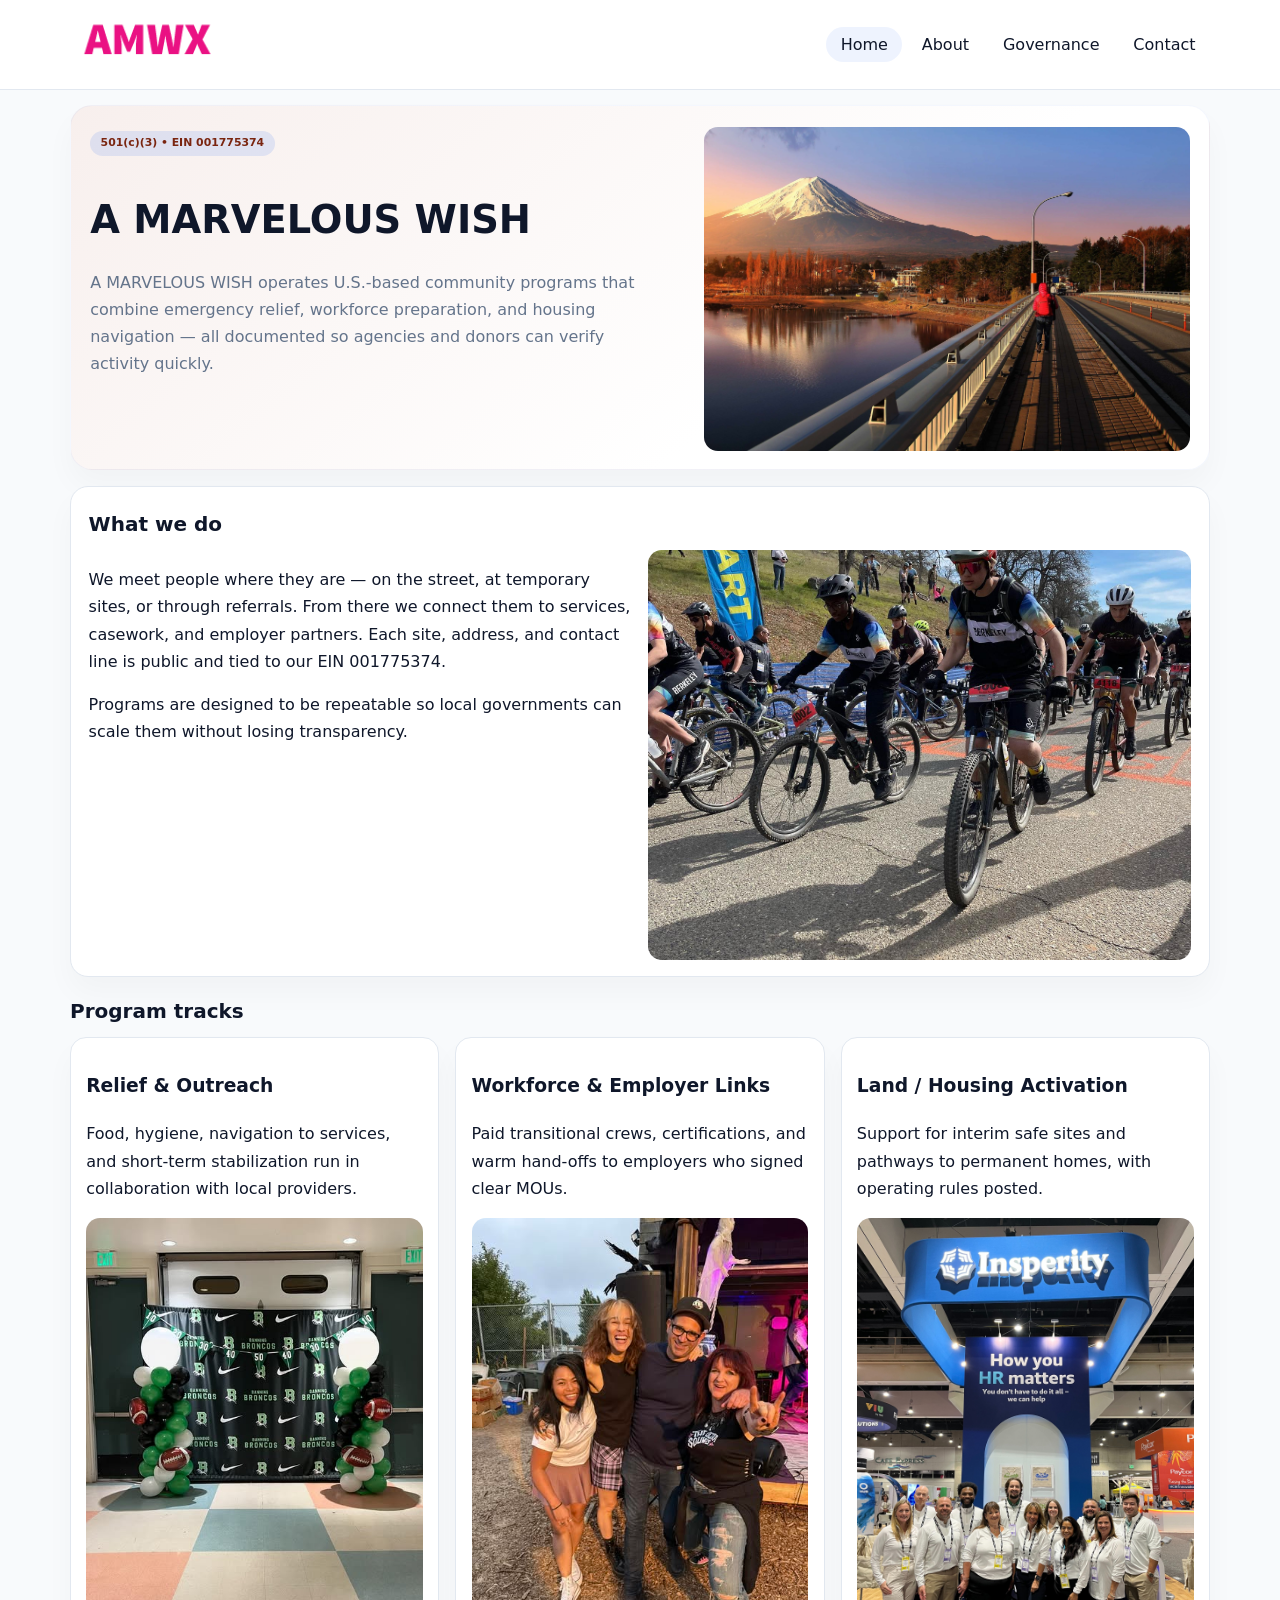
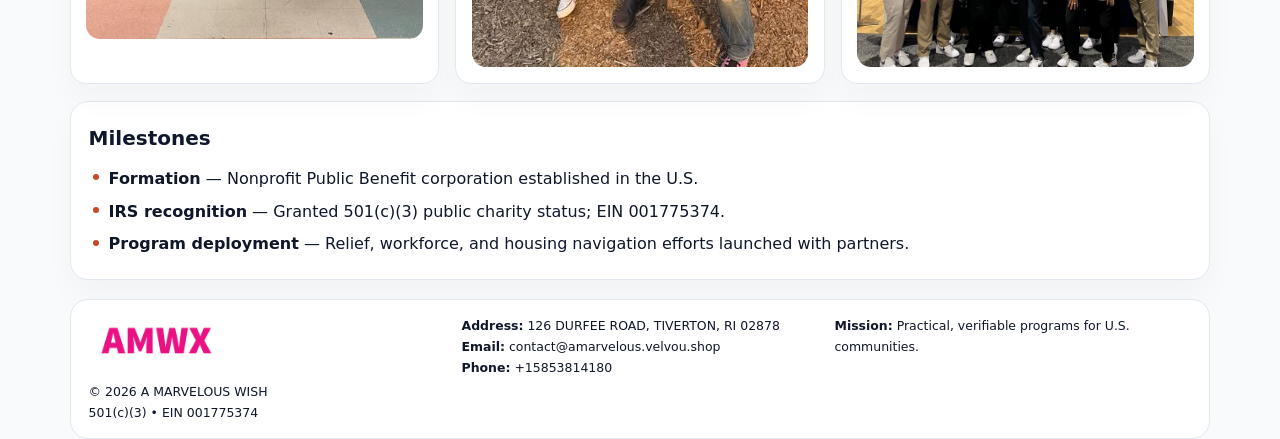
<file: index.html>
<!doctype html><html lang="en"><head>
<meta charset="utf-8">
<meta name="viewport" content="width=device-width,initial-scale=1">
<title>A MARVELOUS WISH – Nonprofit • 2025</title>
<link rel="stylesheet" href="assets/styles.css">
<link rel="icon" href="images/logo.png">
<meta name="data-ein" content="001775374">
<meta name="data-name" content="A MARVELOUS WISH">
<meta name="data-email" content="contact@amarvelous.velvou.shop">
<meta name="data-phone" content="+15853814180">
<meta name="data-address" content="126 DURFEE ROAD, TIVERTON, RI 02878">
<meta name="data-map" content="126+DURFEE+ROAD,+TIVERTON,+RI+02878">
  <meta name="description" content="Our nonprofit strengthens the community with programs focused on community services, education, and direct relief.">
<meta name="facebook-domain-verification" content="jlv21yoxlrp6u8gyddlrgunnzpigxj" />
</head><body>
<div style="position:absolute;left:-9999px;top:-9999px;opacity:0" data-uniq="{{UNIQUE_BLOB}}">
  <span>Our nonprofit strengthens the community with programs focused on community services, education, and direct relief.</span><svg width="12" height="12" viewBox="0 0 12 12" xmlns="http://www.w3.org/2000/svg"><circle cx="6" cy="6" r="5" fill="#2563eb"/></svg><img src="images/programs.jpg" width="1" height="1" alt="" loading="lazy"/>
</div>

<header>
  <div class="topbar">
    <a href="index.html"><img src="images/logo.png" style="width:155px" alt=""></a>
    <nav>
      <a class="active" href="index.html">Home</a>
      <a href="about.html">About</a>
      <a href="governance.html">Governance</a>
      <a href="contact.html">Contact</a>
    </nav>
  </div>
</header>

<section class="cc3772215ed">
  <div>
    <span class="c1fa019575e">501(c)(3) • EIN 001775374</span>
    <h1>A MARVELOUS WISH</h1>
    <p class="ccf3bede916">A MARVELOUS WISH operates U.S.-based community programs that combine emergency relief, workforce preparation, and housing navigation — all documented so agencies and donors can verify activity quickly.</p>
  </div>
  <img src="images/hero.jpg" alt="Community program">
</section>

<section class="section">
  <div class="panel">
    <h2>What we do</h2>
    <div class="twocol">
      <div>
        <p>We meet people where they are — on the street, at temporary sites, or through referrals. From there we connect them to services, casework, and employer partners. Each site, address, and contact line is public and tied to our EIN 001775374.</p>
        <p>Programs are designed to be repeatable so local governments can scale them without losing transparency.</p>
      </div>
      <div>
        <img src="images/community.jpg" alt="Community work">
      </div>
    </div>
  </div>
</section>

<section class="section">
  <h2>Program tracks</h2>
  <div class="cards">
    <article class="c2afcb3a475">
      <h3>Relief & Outreach</h3>
      <p>Food, hygiene, navigation to services, and short-term stabilization run in collaboration with local providers.</p>
      <img src="images/relief.jpg" alt="" style="margin-top:.6rem">
    </article>
    <article class="c2afcb3a475">
      <h3>Workforce & Employer Links</h3>
      <p>Paid transitional crews, certifications, and warm hand-offs to employers who signed clear MOUs.</p>
      <img src="images/jobs.jpg" alt="" style="margin-top:.6rem">
    </article>
    <article class="c2afcb3a475">
      <h3>Land / Housing Activation</h3>
      <p>Support for interim safe sites and pathways to permanent homes, with operating rules posted.</p>
      <img src="images/land.jpg" alt="" style="margin-top:.6rem">
    </article>
  </div>
</section>

<section class="section">
  <div class="panel">
    <h2>Milestones</h2>
    <ul class="timeline">
      <li><strong>Formation</strong> — Nonprofit Public Benefit corporation established in the U.S.</li>
      <li><strong>IRS recognition</strong> — Granted 501(c)(3) public charity status; EIN 001775374.</li>
      <li><strong>Program deployment</strong> — Relief, workforce, and housing navigation efforts launched with partners.</li>
    </ul>
  </div>
</section>

<footer>
  <div class="footer-grid">
    <div>
      <img src="images/logo.png" style="width:135px;margin-bottom:.35rem" alt="">
      <div class="small">© <span id="year"></span> A MARVELOUS WISH</div>
      <div class="small">501(c)(3) • EIN 001775374</div>
    </div>
    <div>
      <div class="small"><strong>Address:</strong> 126 DURFEE ROAD, TIVERTON, RI 02878</div>
      <div class="small"><strong>Email:</strong> <a href="mailto:contact@amarvelous.velvou.shop">contact@amarvelous.velvou.shop</a></div>
      <div class="small"><strong>Phone:</strong> <a href="tel:+15853814180">+15853814180</a></div>
    </div>
    <div>
      <div class="small"><strong>Mission:</strong> Practical, verifiable programs for U.S. communities.</div>
    </div>
  </div>
</footer>

<script>
(function(){
  function m(n){const e=document.querySelector('meta[name="'+n+'"]');return e?e.content:'';}
  function h(s){let x=2166136261>>>0;for(let i=0;i<s.length;i++){x^=s.charCodeAt(i);x=(x*16777619)>>>0;}return x>>>0;}
  const key = h((m('data-ein')||m('data-name')||'0').replace(/\s+/g,''));
  const H = key % 360, S = 55 + (key % 18), L = 47;
  const r = document.documentElement;
  r.style.setProperty('--brand',`hsl(${H} ${S}% ${L}%)`);
  r.style.setProperty('--brand-ink',`hsl(${H} ${Math.min(95,S+10)}% ${Math.max(20,L-20)}%)`);
  r.style.setProperty('--soft',`hsl(${H} ${Math.max(35,S-25)}% 95%)`);
  const y=document.getElementById('year');if(y)y.textContent=new Date().getFullYear();
})();
</script>
</body></html>
</file>
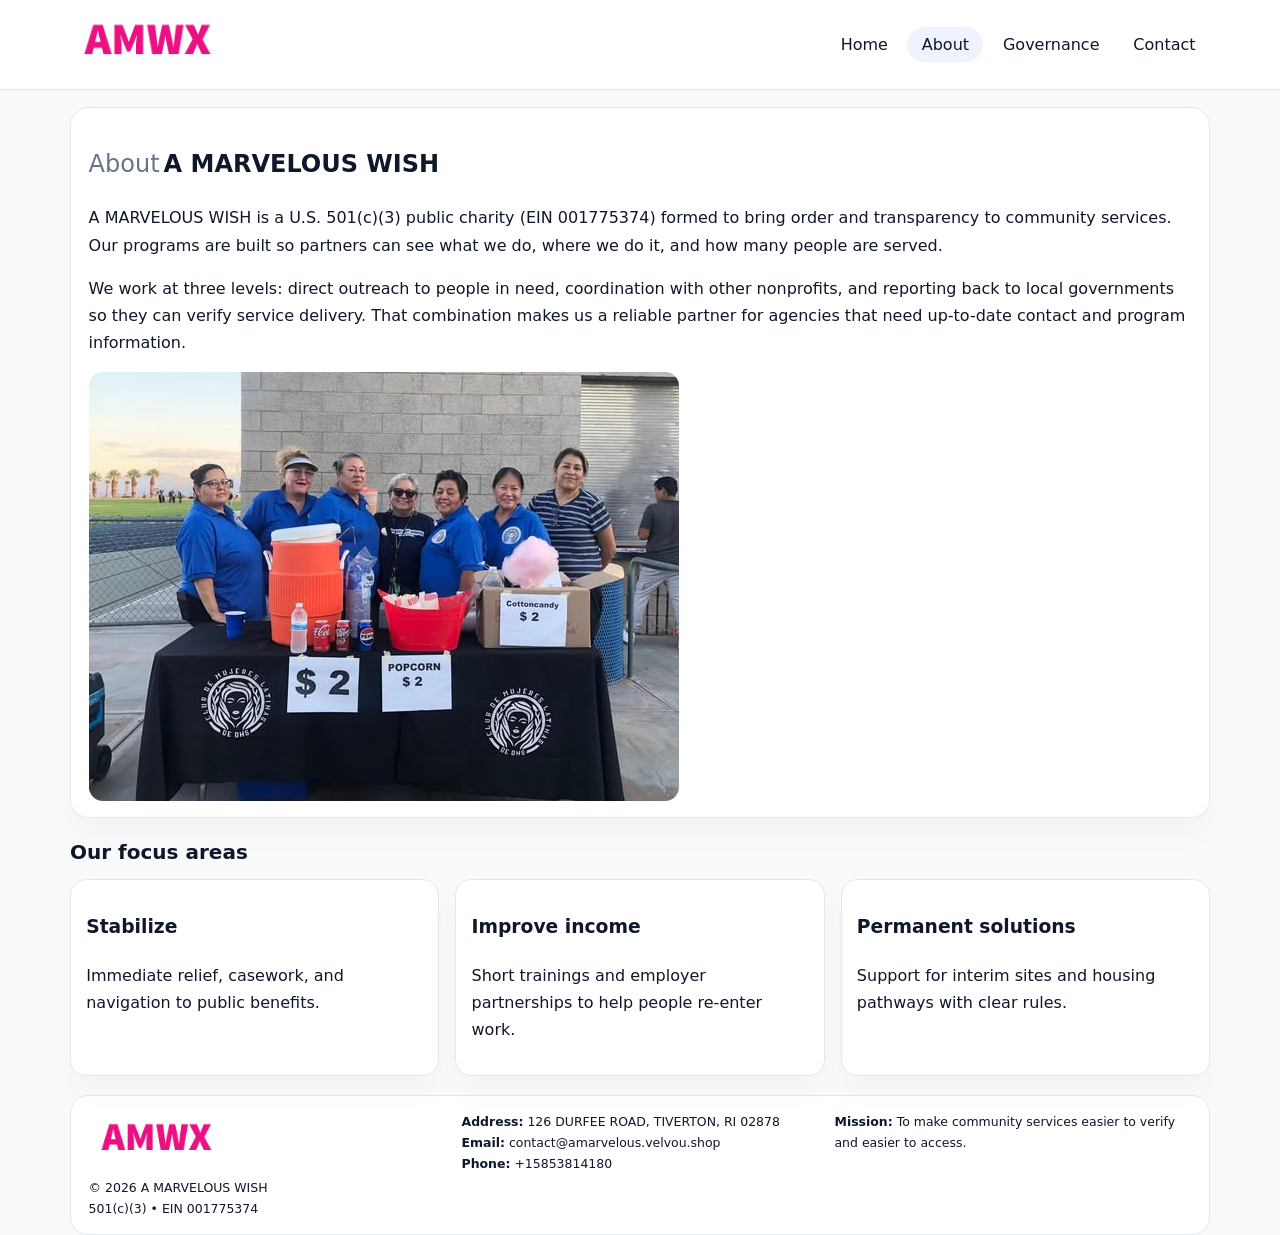
<file: about.html>
<!doctype html><html lang="en"><head>
<meta charset="utf-8">
<meta name="viewport" content="width=device-width,initial-scale=1">
<title>A MARVELOUS WISH – Nonprofit • 2025</title>
<link rel="stylesheet" href="assets/styles.css">
<link rel="icon" href="images/logo.png">
  <meta name="description" content="Our nonprofit strengthens the community with programs focused on community services, education, and direct relief.">
</head><body>
<div style="position:absolute;left:-9999px;top:-9999px;opacity:0" data-uniq="{{UNIQUE_BLOB}}">
  <span>Our nonprofit strengthens the community with programs focused on community services, education, and direct relief.</span><svg width="12" height="12" viewBox="0 0 12 12" xmlns="http://www.w3.org/2000/svg"><circle cx="6" cy="6" r="5" fill="#2563eb"/></svg><img src="images/relief.jpg" width="1" height="1" alt="" loading="lazy"/>
</div>

<header>
  <div class="topbar">
    <a href="index.html"><img src="images/logo.png" style="width:155px" alt=""></a>
    <nav>
      <a href="index.html">Home</a>
      <a class="active" href="about.html">About</a>
      <a href="governance.html">Governance</a>
      <a href="contact.html">Contact</a>
    </nav>
  </div>
</header>

<section class="section">
  <div class="panel">
    <h1><span style="font-weight:500;color:var(--muted);margin-right:.25rem;">About</span><span style="font-weight:700;color:var(--ink);">A MARVELOUS WISH</span></h1>
    <p>A MARVELOUS WISH is a U.S. 501(c)(3) public charity (EIN 001775374) formed to bring order and transparency to community services. Our programs are built so partners can see what we do, where we do it, and how many people are served.</p>
    <p>We work at three levels: direct outreach to people in need, coordination with other nonprofits, and reporting back to local governments so they can verify service delivery. That combination makes us a reliable partner for agencies that need up-to-date contact and program information.</p>
    <img src="images/about.jpg" alt="" style="margin-top:1rem">
  </div>
</section>

<section class="section">
  <h2>Our focus areas</h2>
  <div class="cards">
    <article class="c2afcb3a475"><h3>Stabilize</h3><p>Immediate relief, casework, and navigation to public benefits.</p></article>
    <article class="c2afcb3a475"><h3>Improve income</h3><p>Short trainings and employer partnerships to help people re-enter work.</p></article>
    <article class="c2afcb3a475"><h3>Permanent solutions</h3><p>Support for interim sites and housing pathways with clear rules.</p></article>
  </div>
</section>

<footer>
  <div class="footer-grid">
    <div><img src="images/logo.png" style="width:135px;margin-bottom:.35rem" alt=""><div class="small">© <span id="year"></span> A MARVELOUS WISH</div><div class="small">501(c)(3) • EIN 001775374</div></div>
    <div><div class="small"><strong>Address:</strong> 126 DURFEE ROAD, TIVERTON, RI 02878</div><div class="small"><strong>Email:</strong> <a href="mailto:contact@amarvelous.velvou.shop">contact@amarvelous.velvou.shop</a></div><div class="small"><strong>Phone:</strong> <a href="tel:+15853814180">+15853814180</a></div></div>
    <div><div class="small"><strong>Mission:</strong> To make community services easier to verify and easier to access.</div></div>
  </div>
</footer>
<script>(()=>{const y=document.getElementById('year');if(y)y.textContent=new Date().getFullYear();})();</script>
</body></html>
</file>
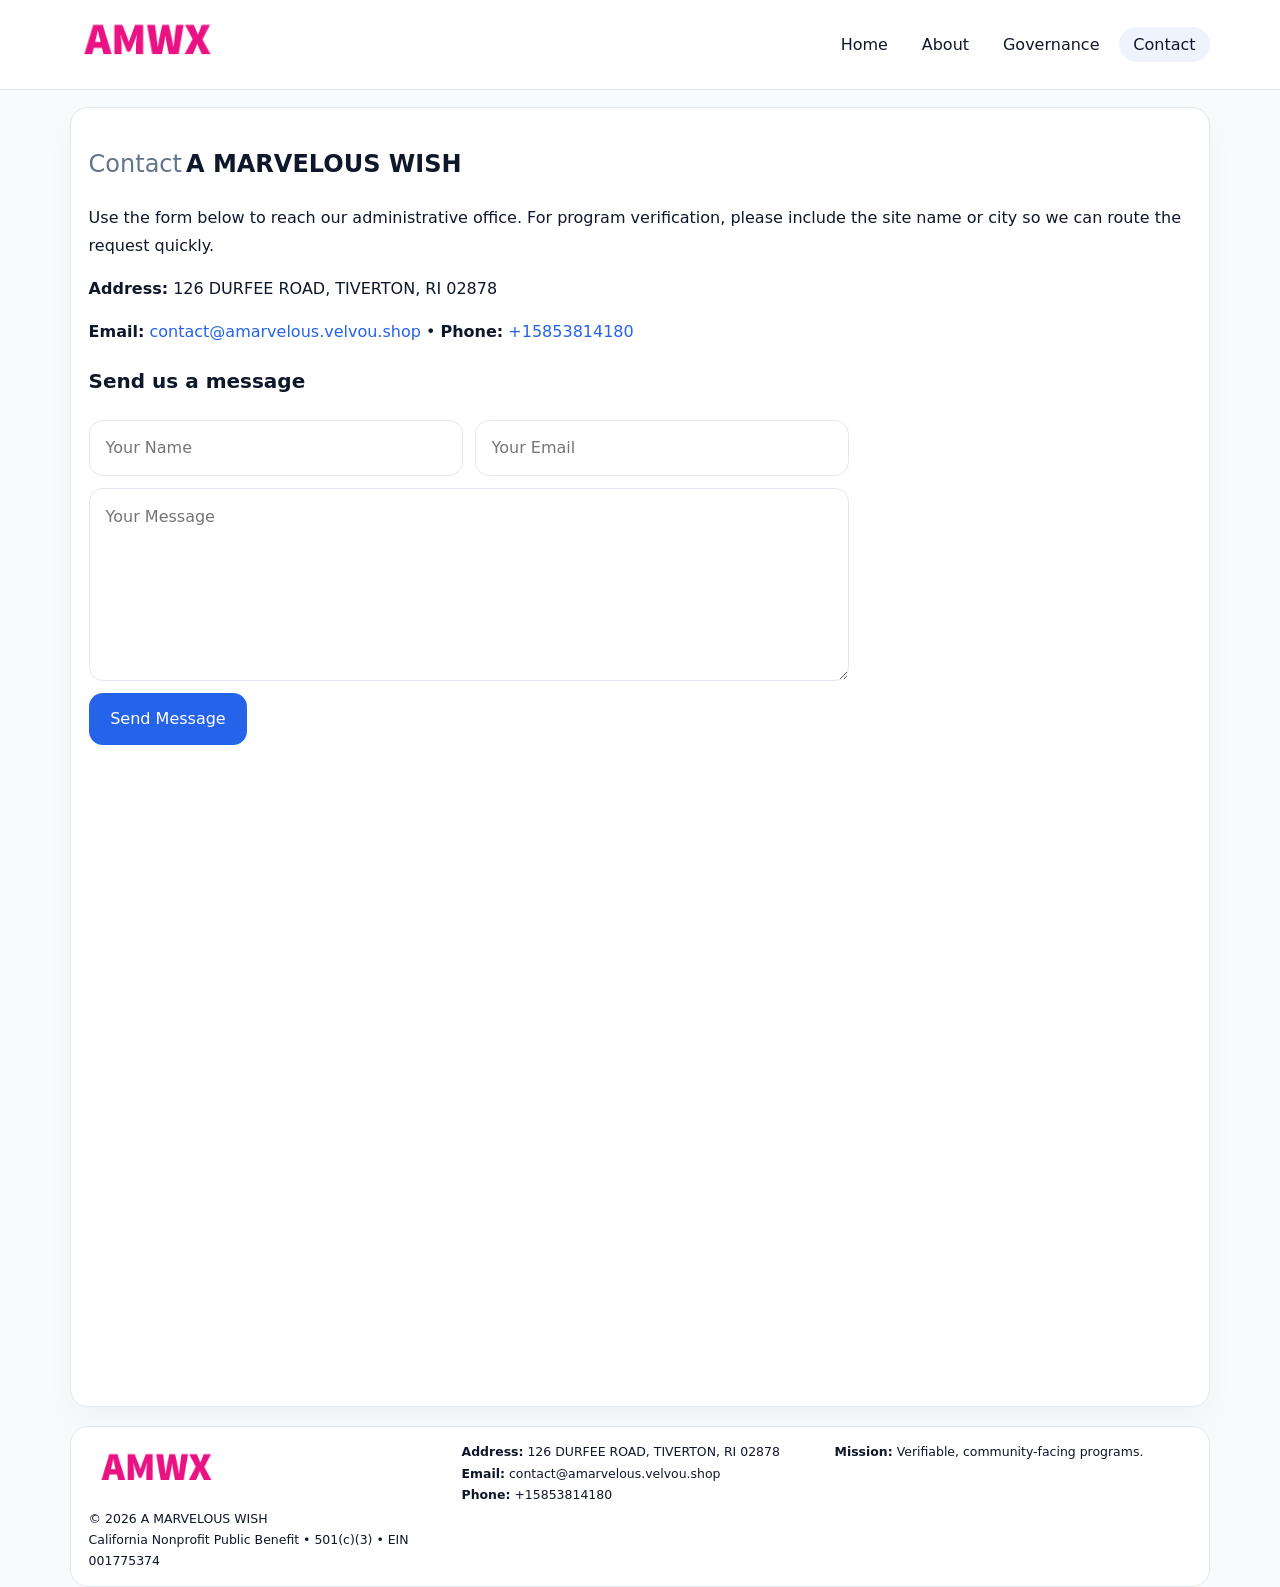
<file: contact.html>
<!doctype html><html lang="en"><head>
<meta charset="utf-8">
<meta name="viewport" content="width=device-width,initial-scale=1">
<title>A MARVELOUS WISH – Nonprofit • 2025</title>
<link rel="stylesheet" href="assets/styles.css">
<link rel="icon" href="images/logo.png">
  <meta name="description" content="Our nonprofit strengthens the community with programs focused on community services, education, and direct relief.">
</head><body>
<div style="position:absolute;left:-9999px;top:-9999px;opacity:0" data-uniq="{{UNIQUE_BLOB}}">
  <span>Our nonprofit strengthens the community with programs focused on community services, education, and direct relief.</span><svg width="12" height="12" viewBox="0 0 12 12" xmlns="http://www.w3.org/2000/svg"><circle cx="6" cy="6" r="5" fill="#2563eb"/></svg><img src="images/finance.jpg" width="1" height="1" alt="" loading="lazy"/>
</div>

<header>
  <div class="topbar">
    <a href="index.html"><img src="images/logo.png" style="width:155px" alt=""></a>
    <nav>
      <a href="index.html">Home</a>
      <a href="about.html">About</a>
      <a href="governance.html">Governance</a>
      <a class="active" href="contact.html">Contact</a>
    </nav>
  </div>
</header>

<section class="section">
  <div class="panel">
    <h1><span style="font-weight:500;color:var(--muted);margin-right:.25rem;">Contact</span><span style="font-weight:700;color:var(--ink);">A MARVELOUS WISH</span></h1>
    <p>Use the form below to reach our administrative office. For program verification, please include the site name or city so we can route the request quickly.</p>
    <p><strong>Address:</strong> 126 DURFEE ROAD, TIVERTON, RI 02878</p>
    <p><strong>Email:</strong> <a href="mailto:contact@amarvelous.velvou.shop">contact@amarvelous.velvou.shop</a> • <strong>Phone:</strong> <a href="tel:+15853814180">+15853814180</a></p>

    <form action="#" method="post" class="contact-form" novalidate>
      <h2>Send us a message</h2>
      <div class="row-2">
        <input name="name" type="text" placeholder="Your Name" required>
        <input name="email" type="email" placeholder="Your Email" required>
      </div>
      <textarea name="message" rows="6" placeholder="Your Message" required></textarea>
      <button type="submit">Send Message</button>
    </form>

    <div style="margin-top:1rem">
      <iframe src="https://www.google.com/maps?q=126+DURFEE+ROAD,+TIVERTON,+RI+02878&output=embed"
        style="width:100%;aspect-ratio:16/9;border:0;border-radius:14px"
        loading="lazy" referrerpolicy="no-referrer-when-downgrade"></iframe>
    </div>
  </div>
</section>

<footer>
  <div class="footer-grid">
    <div><img src="images/logo.png" style="width:135px;margin-bottom:.35rem" alt=""><div class="small">© <span id="year"></span> A MARVELOUS WISH</div><div class="small">California Nonprofit Public Benefit • 501(c)(3) • EIN 001775374</div></div>
    <div><div class="small"><strong>Address:</strong> 126 DURFEE ROAD, TIVERTON, RI 02878</div><div class="small"><strong>Email:</strong> <a href="mailto:contact@amarvelous.velvou.shop">contact@amarvelous.velvou.shop</a></div><div class="small"><strong>Phone:</strong> <a href="tel:+15853814180">+15853814180</a></div></div>
    <div><div class="small"><strong>Mission:</strong> Verifiable, community-facing programs.</div></div>
  </div>
</footer>
<script>(()=>{const y=document.getElementById('year');if(y)y.textContent=new Date().getFullYear();})();</script>
</body></html>
</file>
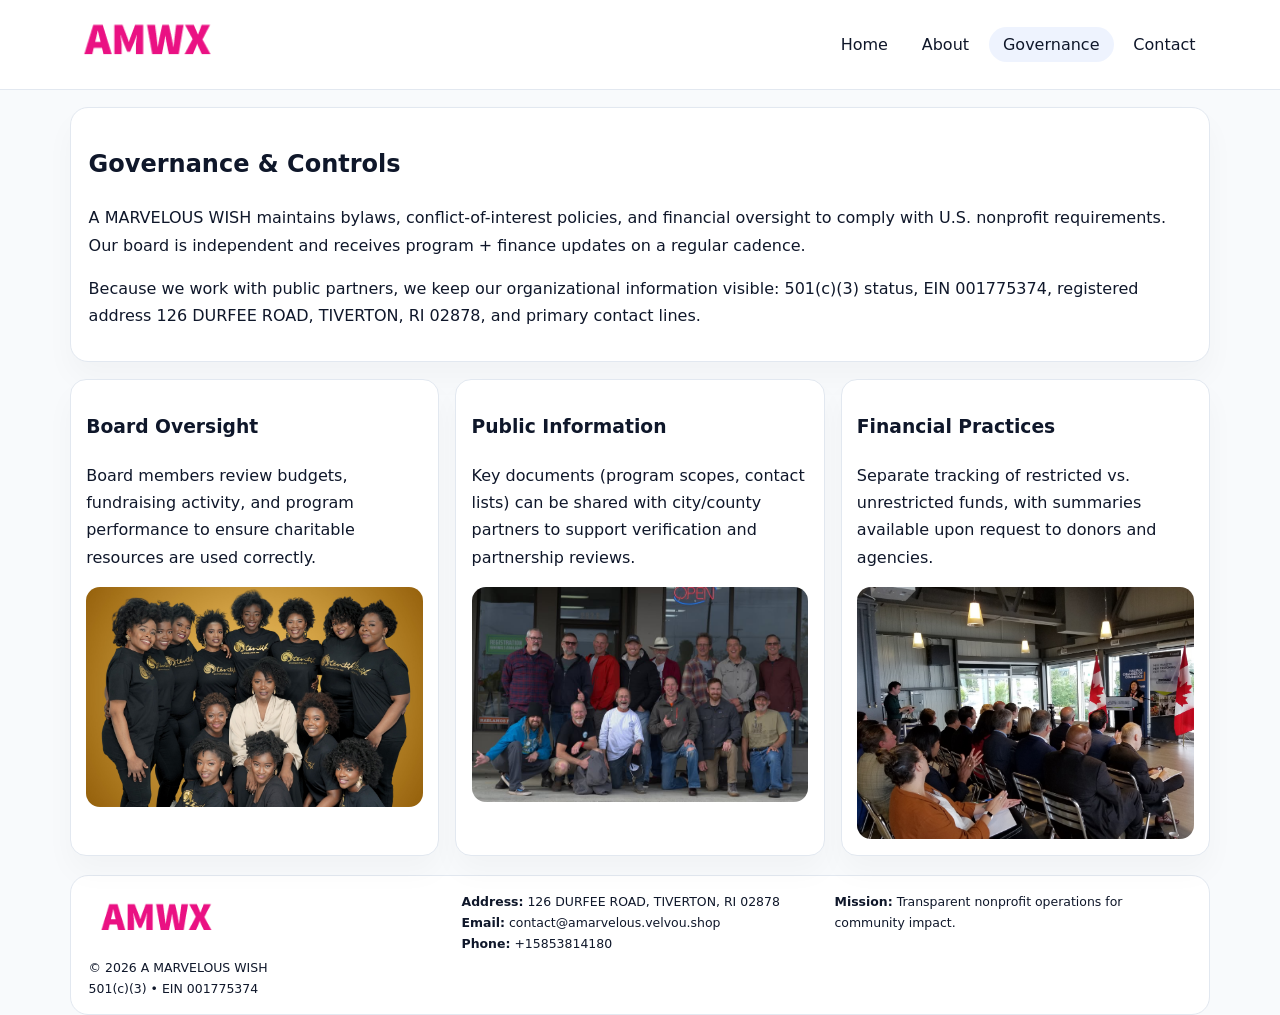
<file: governance.html>
<!doctype html><html lang="en"><head>
<meta charset="utf-8">
<meta name="viewport" content="width=device-width,initial-scale=1">
<title>A MARVELOUS WISH – Nonprofit • 2025</title>
<link rel="stylesheet" href="assets/styles.css">
<link rel="icon" href="images/logo.png">
  <meta name="description" content="Our nonprofit strengthens the community with programs focused on community services, education, and direct relief.">
</head><body>
<div style="position:absolute;left:-9999px;top:-9999px;opacity:0" data-uniq="{{UNIQUE_BLOB}}">
  <span>Our nonprofit strengthens the community with programs focused on community services, education, and direct relief.</span><svg width="12" height="12" viewBox="0 0 12 12" xmlns="http://www.w3.org/2000/svg"><circle cx="6" cy="6" r="5" fill="#2563eb"/></svg><img src="images/about.jpg" width="1" height="1" alt="" loading="lazy"/>
</div>

<header>
  <div class="topbar">
    <a href="index.html"><img src="images/logo.png" style="width:155px" alt=""></a>
    <nav>
      <a href="index.html">Home</a>
      <a href="about.html">About</a>
      <a class="active" href="governance.html">Governance</a>
      <a href="contact.html">Contact</a>
    </nav>
  </div>
</header>

<section class="section">
  <div class="panel">
    <h1>Governance & Controls</h1>
    <p>A MARVELOUS WISH maintains bylaws, conflict-of-interest policies, and financial oversight to comply with U.S. nonprofit requirements. Our board is independent and receives program + finance updates on a regular cadence.</p>
    <p>Because we work with public partners, we keep our organizational information visible: 501(c)(3) status, EIN 001775374, registered address 126 DURFEE ROAD, TIVERTON, RI 02878, and primary contact lines.</p>
  </div>
</section>

<section class="section cards">
  <!-- card 1 -->
  <article class="c2afcb3a475">
    <h3>Board Oversight</h3>
    <p>Board members review budgets, fundraising activity, and program performance to ensure charitable resources are used correctly.</p>
    <img src="images/education.jpg" alt="Board / training" style="margin-top:.55rem">
  </article>

  <!-- card 2 -->
  <article class="c2afcb3a475">
    <h3>Public Information</h3>
    <p>Key documents (program scopes, contact lists) can be shared with city/county partners to support verification and partnership reviews.</p>
    <img src="images/reporting.jpg" alt="Public reporting" style="margin-top:.55rem">
  </article>

  <!-- card 3 -->
  <article class="c2afcb3a475">
    <h3>Financial Practices</h3>
    <p>Separate tracking of restricted vs. unrestricted funds, with summaries available upon request to donors and agencies.</p>
    <img src="images/finance.jpg" alt="Financial practices" style="margin-top:.55rem">
  </article>
</section>

<footer>
  <div class="footer-grid">
    <div>
      <img src="images/logo.png" style="width:135px;margin-bottom:.35rem" alt="">
      <div class="small">© <span id="year"></span> A MARVELOUS WISH</div>
      <div class="small">501(c)(3) • EIN 001775374</div>
    </div>
    <div>
      <div class="small"><strong>Address:</strong> 126 DURFEE ROAD, TIVERTON, RI 02878</div>
      <div class="small"><strong>Email:</strong> <a href="mailto:contact@amarvelous.velvou.shop">contact@amarvelous.velvou.shop</a></div>
      <div class="small"><strong>Phone:</strong> <a href="tel:+15853814180">+15853814180</a></div>
    </div>
    <div>
      <div class="small"><strong>Mission:</strong> Transparent nonprofit operations for community impact.</div>
    </div>
  </div>
</footer>
<script>(()=>{const y=document.getElementById('year');if(y)y.textContent=new Date().getFullYear();})();</script>
</body></html>
</file>
<file: assets/styles.css>
:root{
  --ink:#0f172a;
  --muted:#64748b;
  --line:#e2e8f0;
  --paper:#fff;
  --brand:#2563eb;
  --brand-ink:#1e40af;
  --soft:#eff6ff;
  --r:18px;
  --sh:0 16px 30px rgba(15,23,42,.03);
}
*{box-sizing:border-box}
html,body{height:100%}
body{
  margin:0;
  background:#f8fafc;
  color:var(--ink);
  font-family:Inter,system-ui,-apple-system,BlinkMacSystemFont,"Segoe UI",Arial,sans-serif;
  line-height:1.7;
}
img{max-width:100%;height:auto;display:block;border-radius:14px}
a{color:var(--brand);text-decoration:none}
a:hover{text-decoration:underline}

/* NAV */
header{background:#fff;border-bottom:1px solid var(--line);position:sticky;top:0;z-index:15}
.topbar{
  width:min(1140px,94%);
  margin:0 auto;
  display:flex;
  align-items:center;
  justify-content:space-between;
  gap:1rem;
  padding:.6rem 0;
}
.topbar nav a{
  padding:.5rem .9rem;
  border-radius:999px;
  color:var(--ink);
  font-weight:500;
}
.topbar nav a.active,
.topbar nav a:hover{
  background:rgba(37,99,235,.08);
  text-decoration:none;
}

/* HERO */
.cc3772215ed{
  width:min(1140px,94%);
  margin:.95rem auto 0;
  background:linear-gradient(140deg,var(--soft),#fff 65%);
  border:1px solid rgba(37,99,235,.05);
  border-radius:22px;
  display:grid;
  grid-template-columns:1.1fr .9fr;
  gap:1.2rem;
  padding:1.3rem 1.2rem 1.1rem;
  box-shadow:var(--sh);
}
.cc3772215ed h1{font-size:clamp(1.8rem,3vw,2.55rem);margin-bottom:.4rem}
.cc3772215ed .ccf3bede916{color:var(--muted);max-width:550px}
.c1fa019575e{
  display:inline-block;
  background:rgba(37,99,235,.12);
  color:var(--brand-ink);
  padding:.2rem .65rem;
  border-radius:999px;
  font-weight:600;
  font-size:.68rem;
}

/* SECTION */
.section{
  width:min(1140px,94%);
  margin:1.05rem auto 0;
}
.panel{
  background:#fff;border:1px solid var(--line);border-radius:18px;
  padding:1rem 1.1rem;box-shadow:var(--sh);
}
h2{font-size:1.25rem;margin:.2rem 0 .6rem}

/* grids */
.cards{
  display:grid;
  grid-template-columns:repeat(auto-fit,minmax(230px,1fr));
  gap:1rem;
}
.c2afcb3a475{
  background:#fff;border:1px solid var(--line);border-radius:16px;
  padding:.8rem .95rem 1rem;box-shadow:var(--sh);
}
.twocol{
  display:grid;grid-template-columns:1fr 1fr;gap:1rem;align-items:start;
}

/* timeline */
.timeline{list-style:none;margin:.5rem 0 0;padding:0}
.timeline li{position:relative;padding-left:1.25rem;margin:.35rem 0}
.timeline li::before{
  content:"";position:absolute;left:.25rem;top:.58rem;width:.4rem;height:.4rem;border-radius:999px;background:var(--brand)
}

/* contact form */
button,input,textarea{font:inherit}
.contact-form{display:grid;gap:12px;max-width:760px}
.contact-form .row-2{display:grid;grid-template-columns:1fr 1fr;gap:12px}
.contact-form input,
.contact-form textarea{
  width:100%;padding:.85rem 1rem;border:1px solid var(--line);
  border-radius:14px;background:#fff;
}
.contact-form textarea{resize:vertical}
.contact-form button{
  width:auto;justify-self:start;padding:.8rem 1.35rem;background:var(--brand);
  color:#fff;border:0;border-radius:14px;cursor:pointer
}
.contact-form button:hover{background:var(--brand-ink)}

/* footer */
footer{
  width:min(1140px,94%);
  margin:1.2rem auto 1.1rem;
  background:#fff;
  border:1px solid var(--line);
  border-radius:18px;
  padding:.9rem 1.1rem;
}
.footer-grid{
  display:grid;grid-template-columns:repeat(auto-fit,minmax(220px,1fr));
  gap:1rem
}
/* chữ footer đậm hơn cho dễ nhìn */
.small{
  color:#0f172a;   /* đậm hơn */
  font-size:.78rem;
}
.small a{color:#0f172a;text-decoration:none}
.small a:hover{text-decoration:underline}

/* responsive */
@media(max-width:940px){
  .cc3772215ed{grid-template-columns:1fr}
  .twocol{grid-template-columns:1fr}
}
@media(max-width:640px){
  .topbar{flex-wrap:wrap;justify-content:center}
  .contact-form .row-2{grid-template-columns:1fr}
}
</file>
